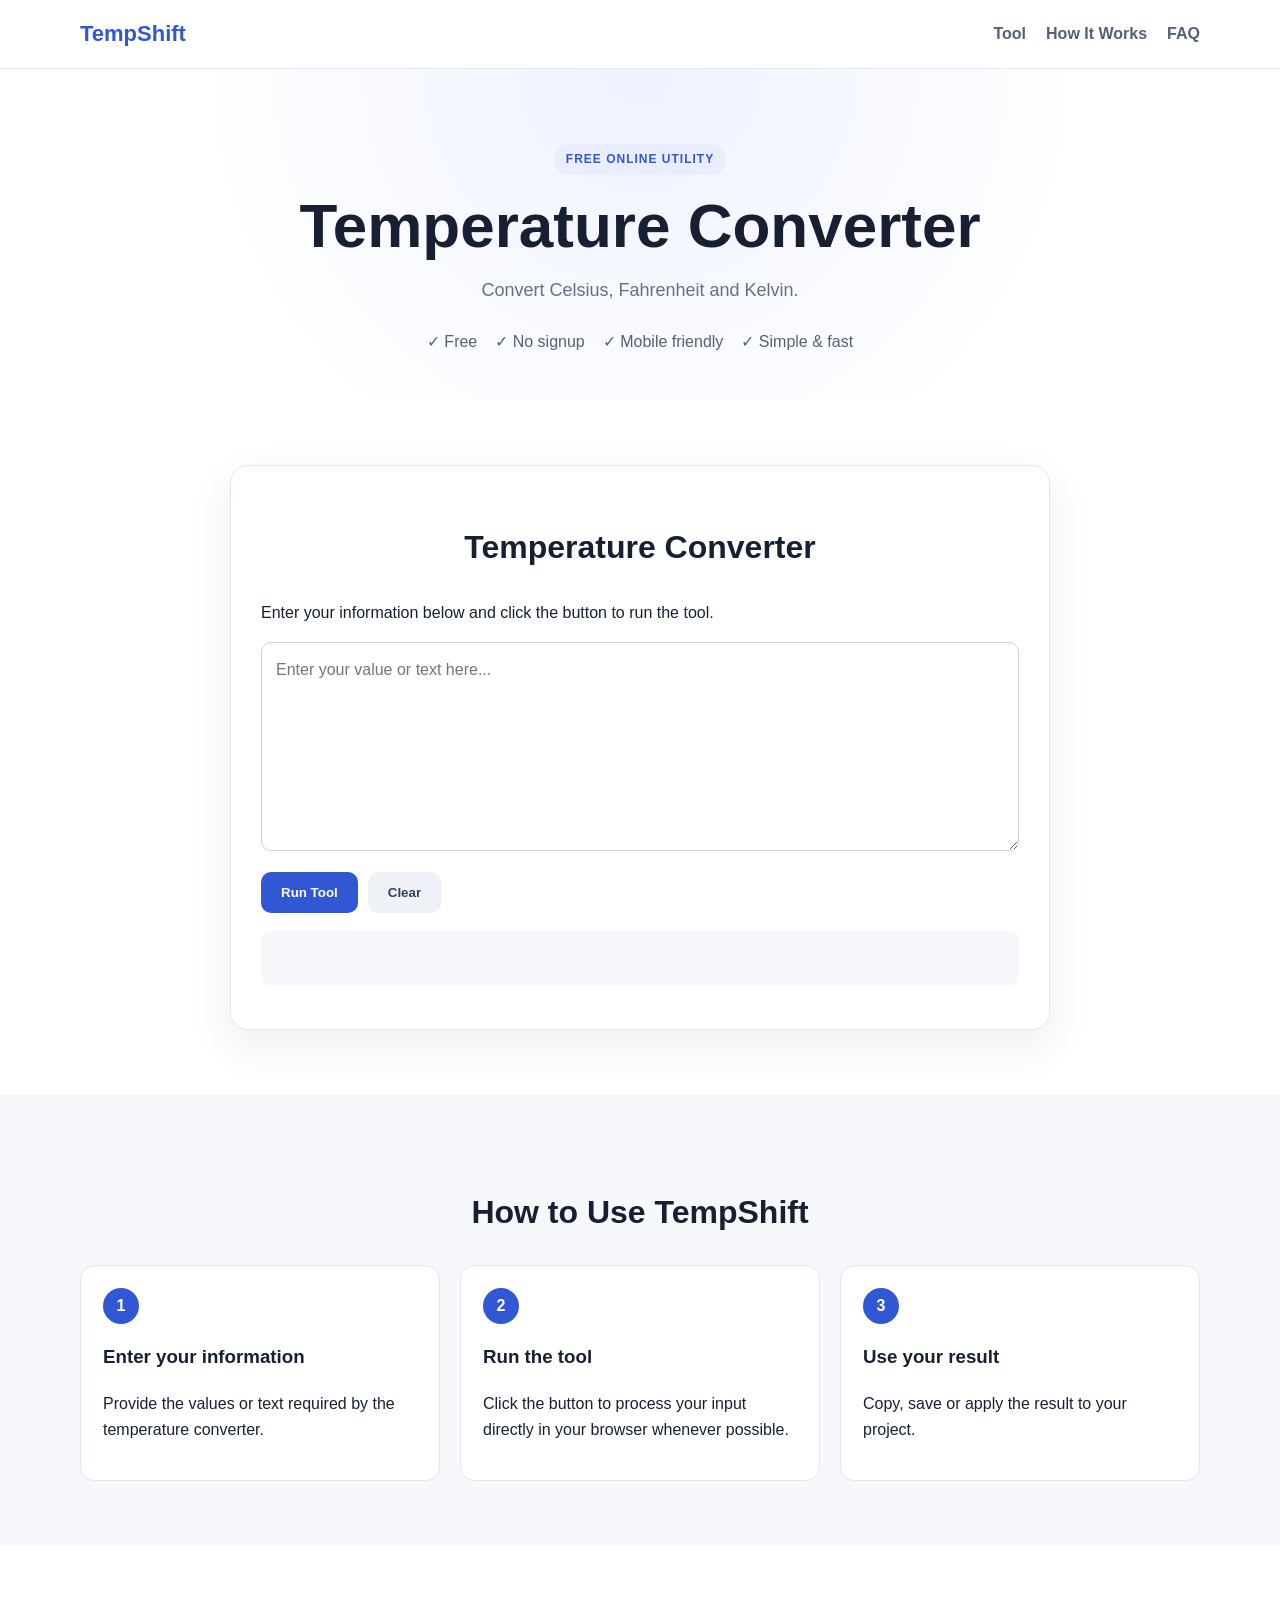
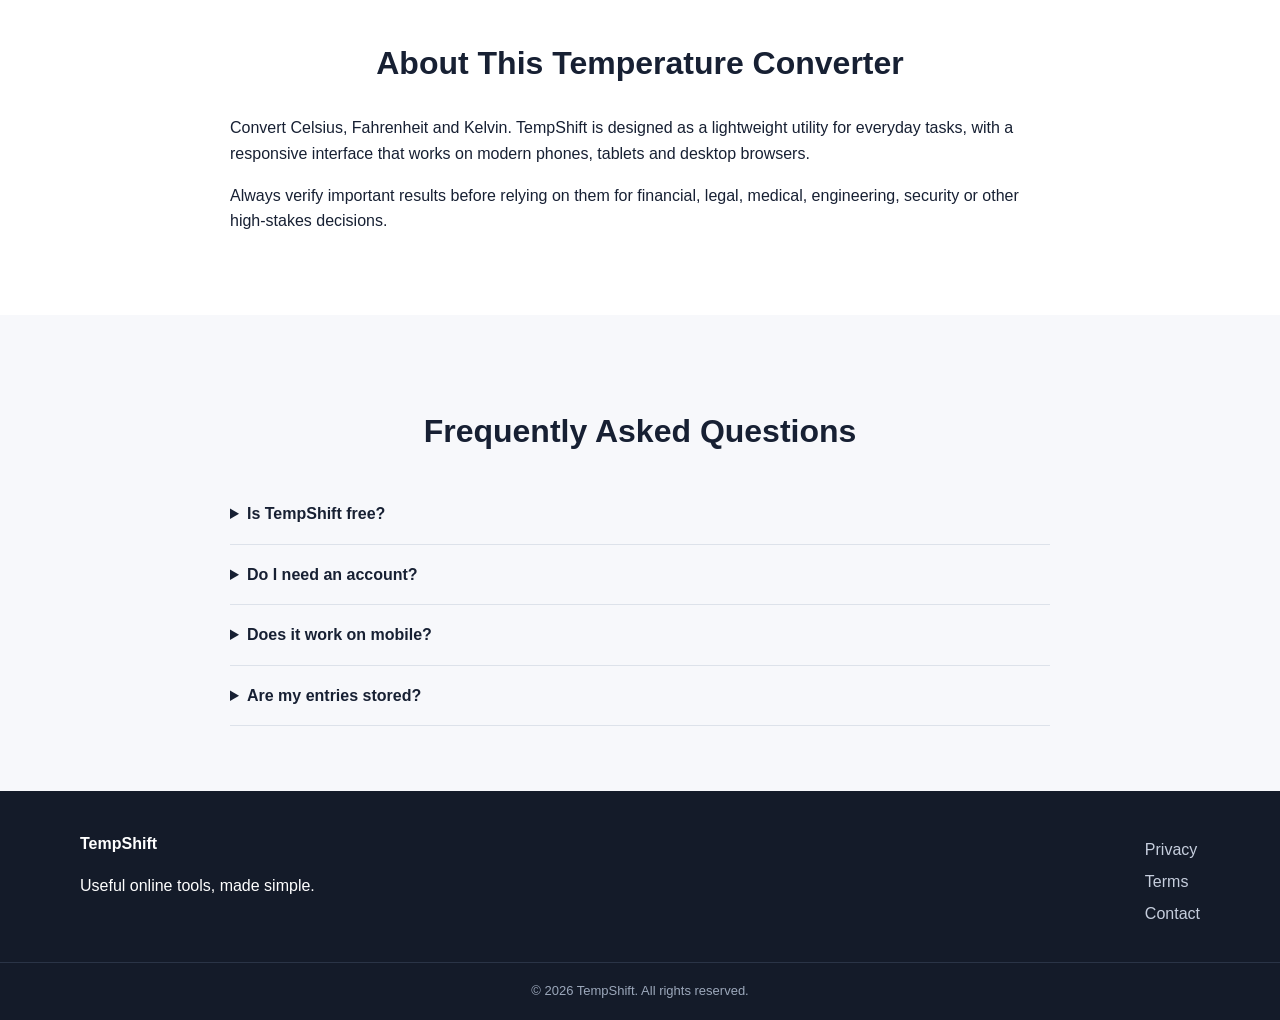
<file: index.html>
<!DOCTYPE html>
<html lang="en">
<head>
<meta charset="UTF-8">
<meta name="viewport" content="width=device-width,initial-scale=1">
<title>TempShift - Free Temperature Converter Online</title>
<meta name="description" content="Convert Celsius, Fahrenheit and Kelvin. Free, fast, mobile-friendly and easy to use.">
<meta name="robots" content="index,follow,max-image-preview:large">
<link rel="canonical" href="https://YOUR-DOMAIN.com/">
<meta property="og:title" content="TempShift - Free Temperature Converter">
<meta property="og:description" content="Convert Celsius, Fahrenheit and Kelvin.">
<meta property="og:type" content="website">
<meta property="og:url" content="https://YOUR-DOMAIN.com/">
<link rel="stylesheet" href="style.css">
<script type="application/ld+json">
{"@context":"https://schema.org","@type":"WebApplication","name":"TempShift","url":"https://YOUR-DOMAIN.com/","applicationCategory":"UtilitiesApplication","operatingSystem":"Any","description":"Convert Celsius, Fahrenheit and Kelvin.","offers":{"@type":"Offer","price":"0","priceCurrency":"USD"}}
</script>
</head>
<body>
<header><div class="container nav"><a class="logo" href="/">TempShift</a><nav><a href="#tool">Tool</a><a href="#how">How It Works</a><a href="#faq">FAQ</a></nav></div></header>
<main>
<section class="hero"><div class="container"><span class="eyebrow">FREE ONLINE UTILITY</span><h1>Temperature Converter</h1><p>Convert Celsius, Fahrenheit and Kelvin.</p><div class="trust"><span>✓ Free</span><span>✓ No signup</span><span>✓ Mobile friendly</span><span>✓ Simple &amp; fast</span></div></div></section>
<section id="tool" class="section"><div class="container narrow"><div class="tool"><h2>Temperature Converter</h2><p>Enter your information below and click the button to run the tool.</p><textarea id="input" rows="7" placeholder="Enter your value or text here..."></textarea><div class="buttons"><button id="action">Run Tool</button><button id="clearBtn" class="secondary">Clear</button></div><pre id="output" aria-live="polite"></pre></div></div></section>
<section id="how" class="section alt"><div class="container"><h2>How to Use TempShift</h2><div class="cards"><article><b>1</b><h3>Enter your information</h3><p>Provide the values or text required by the temperature converter.</p></article><article><b>2</b><h3>Run the tool</h3><p>Click the button to process your input directly in your browser whenever possible.</p></article><article><b>3</b><h3>Use your result</h3><p>Copy, save or apply the result to your project.</p></article></div></div></section>
<section class="section"><div class="container narrow"><h2>About This Temperature Converter</h2><p>Convert Celsius, Fahrenheit and Kelvin. TempShift is designed as a lightweight utility for everyday tasks, with a responsive interface that works on modern phones, tablets and desktop browsers.</p><p>Always verify important results before relying on them for financial, legal, medical, engineering, security or other high-stakes decisions.</p></div></section>
<section id="faq" class="section alt"><div class="container narrow"><h2>Frequently Asked Questions</h2><details><summary>Is TempShift free?</summary><p>Yes. The basic utility is free to use.</p></details><details><summary>Do I need an account?</summary><p>No account is required for the basic tool.</p></details><details><summary>Does it work on mobile?</summary><p>Yes. The interface is designed for modern mobile and desktop browsers.</p></details><details><summary>Are my entries stored?</summary><p>The tool is designed to process entered information in the browser unless a feature explicitly states otherwise.</p></details></div></section>
</main>
<footer><div class="container foot"><div><strong>TempShift</strong><p>Useful online tools, made simple.</p></div><div><a href="/privacy.html">Privacy</a><a href="/terms.html">Terms</a><a href="/contact.html">Contact</a></div></div><div class="copy">© <span id="currentYear"></span> TempShift. All rights reserved.</div></footer>
<script src="script.js"></script>
</body>
</html>
</file>
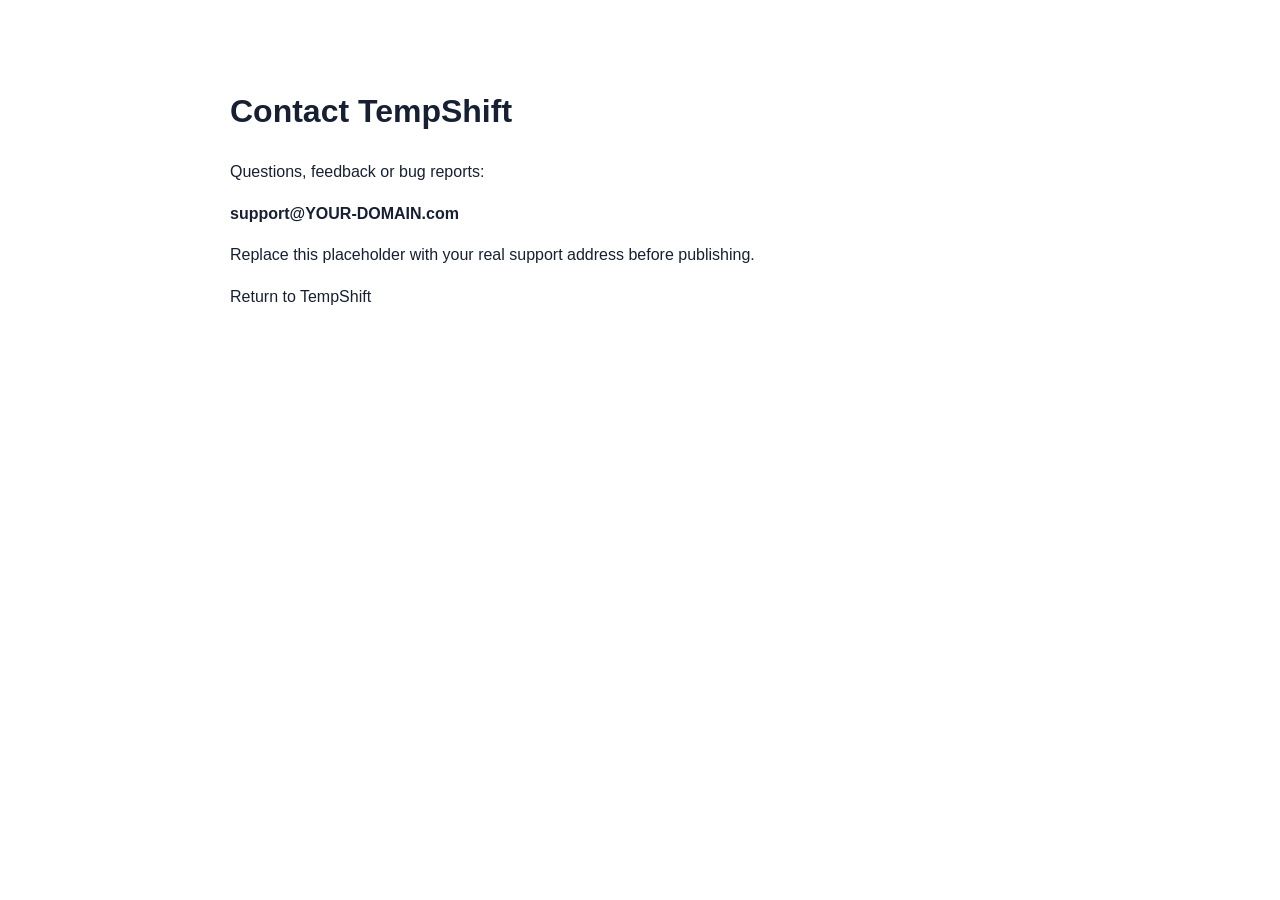
<file: contact.html>
<!DOCTYPE html><html lang="en"><head><meta charset="UTF-8"><meta name="viewport" content="width=device-width,initial-scale=1"><title>Contact - TempShift</title><link rel="stylesheet" href="style.css"></head><body><main class="section"><div class="container narrow"><h1>Contact TempShift</h1><p>Questions, feedback or bug reports:</p><p><strong>support@YOUR-DOMAIN.com</strong></p><p>Replace this placeholder with your real support address before publishing.</p><p><a href="/">Return to TempShift</a></p></div></main></body></html>
</file>
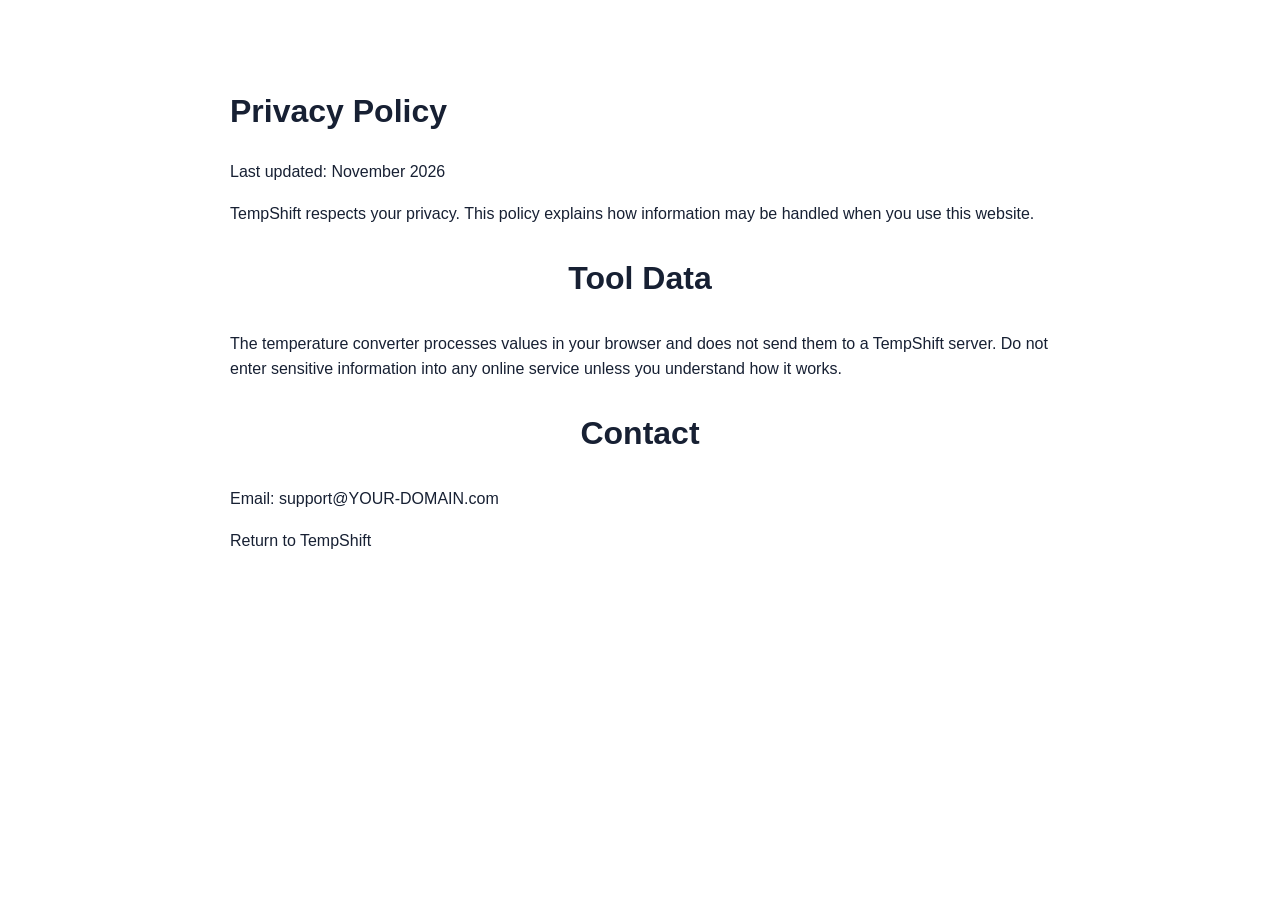
<file: privacy.html>
<!DOCTYPE html><html lang="en"><head><meta charset="UTF-8"><meta name="viewport" content="width=device-width,initial-scale=1"><title>Privacy Policy - TempShift</title><link rel="stylesheet" href="style.css"></head><body><main class="section"><div class="container narrow"><h1>Privacy Policy</h1><p>Last updated: November 2026</p><p>TempShift respects your privacy. This policy explains how information may be handled when you use this website.</p><h2>Tool Data</h2><p>The temperature converter processes values in your browser and does not send them to a TempShift server. Do not enter sensitive information into any online service unless you understand how it works.</p><h2>Contact</h2><p>Email: support@YOUR-DOMAIN.com</p><p><a href="/">Return to TempShift</a></p></div></main></body></html>
</file>
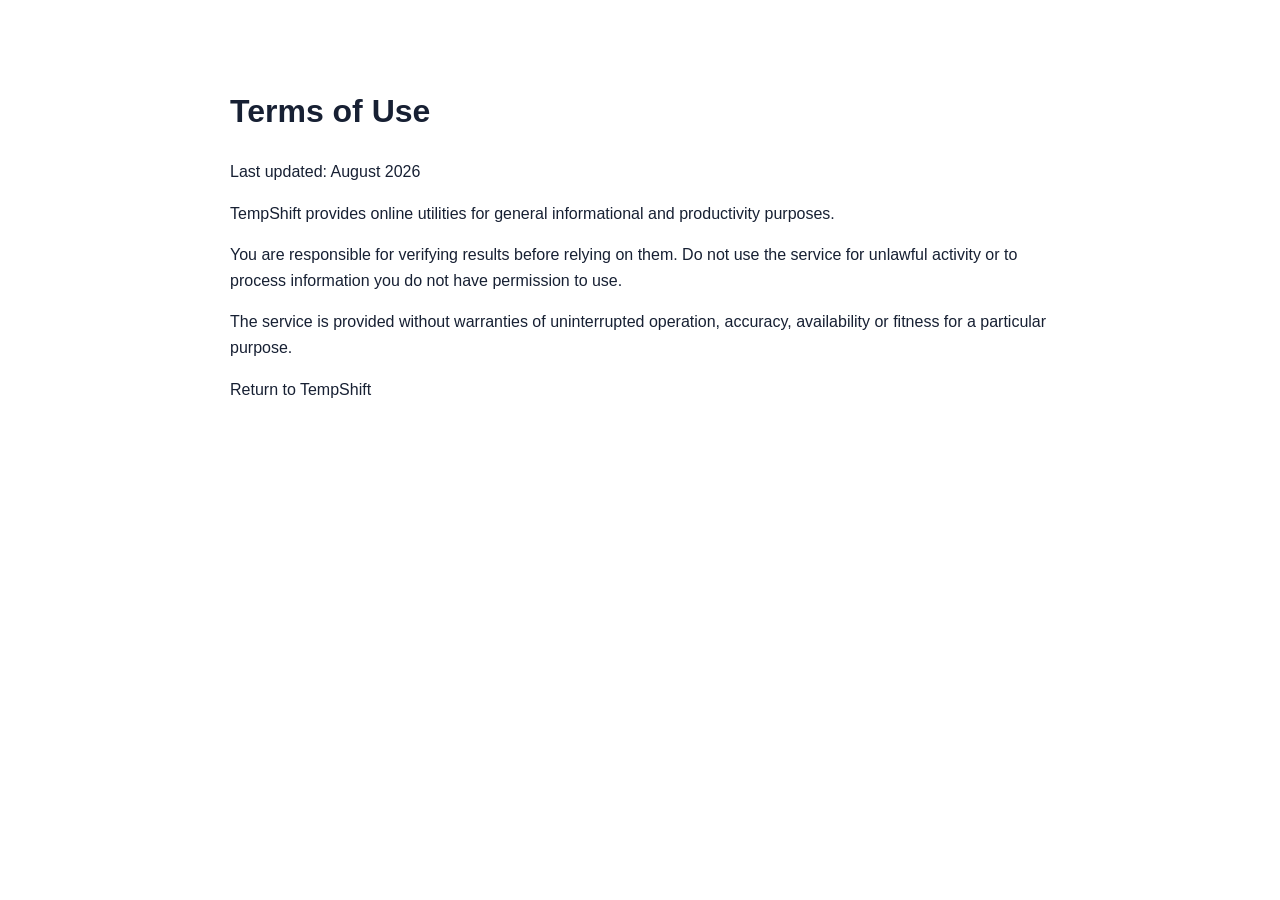
<file: terms.html>
<!DOCTYPE html><html lang="en"><head><meta charset="UTF-8"><meta name="viewport" content="width=device-width,initial-scale=1"><title>Terms of Use - TempShift</title><link rel="stylesheet" href="style.css"></head><body><main class="section"><div class="container narrow"><h1>Terms of Use</h1><p>Last updated: August 2026</p><p>TempShift provides online utilities for general informational and productivity purposes.</p><p>You are responsible for verifying results before relying on them. Do not use the service for unlawful activity or to process information you do not have permission to use.</p><p>The service is provided without warranties of uninterrupted operation, accuracy, availability or fitness for a particular purpose.</p><p><a href="/">Return to TempShift</a></p></div></main></body></html>
</file>
<file: style.css>
*{box-sizing:border-box}html{scroll-behavior:smooth}body{margin:0;font-family:Arial,Helvetica,sans-serif;color:#172033;line-height:1.6;background:#fff}a{text-decoration:none;color:inherit}.container{width:min(1120px,92%);margin:auto}.narrow{max-width:820px}header{position:sticky;top:0;background:#fff;border-bottom:1px solid #e5e9ef;z-index:10}.nav{height:68px;display:flex;justify-content:space-between;align-items:center}.logo{font-size:22px;font-weight:800;color:#3157d5}nav{display:flex;gap:20px}nav a{font-weight:600;color:#526078}.hero{text-align:center;padding:75px 0 45px;background:radial-gradient(circle at top,#eef2ff,#fff 62%)}.eyebrow{display:inline-block;padding:6px 12px;border-radius:30px;background:#e9edff;color:#3157d5;font-size:12px;font-weight:800;letter-spacing:1px}.hero h1{font-size:clamp(38px,6vw,62px);line-height:1.05;margin:18px auto;max-width:900px}.hero p{max-width:720px;margin:auto;font-size:18px;color:#647086}.trust{display:flex;justify-content:center;gap:18px;flex-wrap:wrap;margin-top:24px;color:#536079}.ad{text-align:center;padding:22px 0}.ad small{display:block;color:#989fad;font-size:10px;letter-spacing:1px}.section{padding:65px 0}.alt{background:#f7f8fb}.tool{padding:30px;border:1px solid #e1e5ed;border-radius:18px;box-shadow:0 16px 45px rgba(25,40,70,.08)}textarea{width:100%;min-height:150px;padding:14px;border:1px solid #cbd3df;border-radius:10px;resize:vertical;font:inherit}.buttons{display:flex;gap:10px;margin-top:14px}button{border:0;border-radius:10px;background:#3157d5;color:#fff;padding:13px 20px;font-weight:700;cursor:pointer}.secondary{background:#eef1f6;color:#33415a}pre{white-space:pre-wrap;word-break:break-word;margin-top:18px;padding:16px;border-radius:10px;background:#f7f8fb;min-height:55px}.notice{padding:10px 12px;background:#fff8df;border:1px solid #f0df9b;border-radius:9px}.cards{display:grid;grid-template-columns:repeat(3,1fr);gap:20px}.cards article{background:#fff;border:1px solid #e2e6ed;border-radius:14px;padding:22px}.cards b{display:inline-flex;width:36px;height:36px;border-radius:50%;background:#3157d5;color:#fff;align-items:center;justify-content:center}h2{text-align:center;font-size:32px}details{padding:17px 0;border-bottom:1px solid #dde2ea}summary{font-weight:700;cursor:pointer}footer{background:#141b29;color:#fff;padding-top:40px}.foot{display:flex;justify-content:space-between;gap:30px}.foot a{display:block;color:#c6cedd;margin:6px 0}.copy{text-align:center;border-top:1px solid #2a3446;margin-top:30px;padding:18px;color:#9ca8bb;font-size:13px}@media(max-width:720px){nav{display:none}.cards{grid-template-columns:1fr}.buttons{flex-direction:column}.foot{flex-direction:column}.tool{padding:20px}}
</file>
